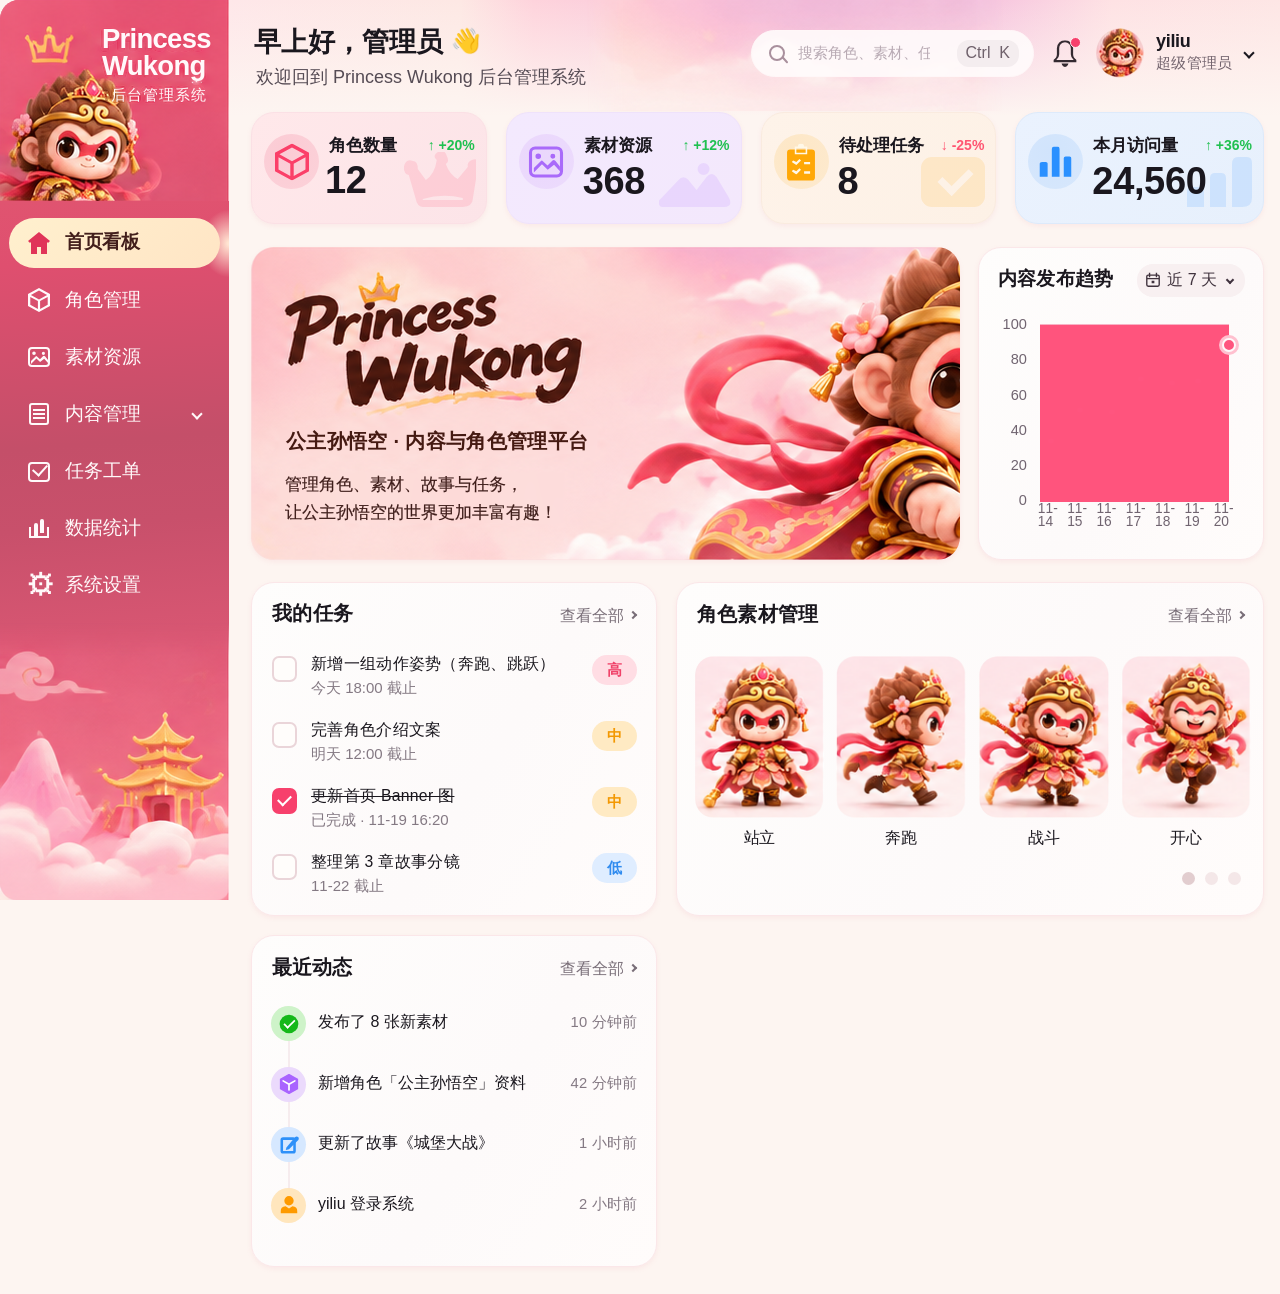
<file: skills/engineering/design-to-code/examples/princess-wukong/index.html>
<!doctype html>
<html lang="zh-CN">
<head>
  <meta charset="utf-8">
  <meta name="viewport" content="width=device-width, initial-scale=1">
  <title>Princess Wukong 后台管理系统</title>
  <link rel="stylesheet" href="styles.css">
</head>
<body>
  <aside class="sidebar" aria-label="后台导航">
    <a class="brand" href="#dashboard">
      <img src="assets/sidebar-brand.png" alt="" width="229" height="201">
      <span class="brand-name">Princess<br>Wukong</span>
      <span class="brand-caption">后台管理系统</span>
    </a>
    <img class="sidebar-palace" src="assets/sidebar-palace.png" alt="" width="229" height="277">
    <nav class="nav">
      <a href="#dashboard" aria-current="page"><i class="icon home" aria-hidden="true"></i><span class="nav-label">首页看板</span></a>
      <a href="#characters"><i class="icon cube" aria-hidden="true"></i><span class="nav-label">角色管理</span></a>
      <a href="#characters"><i class="icon picture" aria-hidden="true"></i><span class="nav-label">素材资源</span></a>
      <a href="#publishing"><i class="icon document" aria-hidden="true"></i><span class="nav-label">内容管理</span><i class="chevron" aria-hidden="true"></i></a>
      <a href="#tasks"><i class="icon checkbox" aria-hidden="true"></i><span class="nav-label">任务工单</span></a>
      <a href="#publishing"><i class="icon statistics" aria-hidden="true"></i><span class="nav-label">数据统计</span></a>
      <span><i class="icon settings" aria-hidden="true">⚙</i><span class="nav-label">系统设置</span></span>
    </nav>
  </aside>

  <main id="dashboard" class="dashboard">
    <header class="topbar">
      <div class="greeting">
        <h1><span class="greeting-text">早上好，管理员</span> <span class="wave" aria-label="挥手">👋</span></h1>
        <p>欢迎回到 Princess Wukong 后台管理系统</p>
      </div>
      <div class="topbar-tools">
        <label class="search">
          <i class="magnifier" aria-hidden="true"></i>
          <input type="search" aria-label="搜索角色、素材、任务" placeholder="搜索角色、素材、任务...">
          <kbd>Ctrl&nbsp; K</kbd>
        </label>
        <button type="button" class="notification" aria-label="通知，有未读消息">
          <i class="icon bell" aria-hidden="true"></i><span aria-hidden="true"></span>
        </button>
        <button type="button" class="account" aria-label="yiliu，超级管理员">
          <img src="assets/profile-avatar.png" alt="" width="48" height="50">
          <span><strong>yiliu</strong><small>超级管理员</small></span>
          <i class="chevron" aria-hidden="true"></i>
        </button>
      </div>
    </header>

    <section class="metrics" aria-label="概览数据">
      <article class="metric metric-pink">
        <span class="metric-icon"><i class="icon cube" aria-hidden="true"></i></span>
        <div><h2>角色数量</h2><p>12</p></div>
        <span class="change">↑ +20%</span><i class="watermark crown" aria-hidden="true"></i>
      </article>
      <article class="metric metric-purple">
        <span class="metric-icon"><i class="icon picture" aria-hidden="true"></i></span>
        <div><h2>素材资源</h2><p>368</p></div>
        <span class="change">↑ +12%</span><i class="watermark mountains" aria-hidden="true"></i>
      </article>
      <article class="metric metric-gold">
        <span class="metric-icon"><i class="icon clipboard" aria-hidden="true"></i></span>
        <div><h2>待处理任务</h2><p>8</p></div>
        <span class="change down">↓ -25%</span><i class="watermark tick" aria-hidden="true"></i>
      </article>
      <article class="metric metric-blue">
        <span class="metric-icon"><i class="icon bars" aria-hidden="true"></i></span>
        <div><h2>本月访问量</h2><p>24,560</p></div>
        <span class="change">↑ +36%</span><i class="watermark bars" aria-hidden="true"></i>
      </article>
    </section>

    <div class="feature-grid">
      <section class="hero" aria-labelledby="hero-heading">
        <img class="hero-art" src="assets/hero-art.png" alt="Princess Wukong 手绘字标与公主孙悟空插画" width="981" height="313">
        <div class="hero-copy">
          <h2 id="hero-heading">公主孙悟空 · 内容与角色管理平台</h2>
          <p>管理角色、素材、故事与任务，<br>让公主孙悟空的世界更加丰富有趣！</p>
        </div>
      </section>

      <section id="publishing" class="panel trend" aria-labelledby="trend-heading">
        <div class="panel-header">
          <h2 id="trend-heading">内容发布趋势</h2>
          <span class="period"><i class="icon calendar" aria-hidden="true"></i>近 7 天<i class="chevron" aria-hidden="true"></i></span>
        </div>
        <figure class="chart" aria-label="11 月 14 日至 20 日的内容发布趋势，整体上涨">
          <div class="chart-y" aria-hidden="true"><span>100</span><span>80</span><span>60</span><span>40</span><span>20</span><span>0</span></div>
          <div class="chart-plot" aria-hidden="true">
            <div class="chart-area"></div>
            <div class="chart-line"></div>
            <i style="--x:5.7%;--y:66.4%"></i>
            <i style="--x:21.4%;--y:49.1%"></i>
            <i style="--x:37.9%;--y:50.2%"></i>
            <i style="--x:53.5%;--y:31.8%"></i>
            <i style="--x:69.8%;--y:34%"></i>
            <i style="--x:83.6%;--y:32.8%"></i>
            <i class="last" style="--x:100%;--y:11.9%"></i>
          </div>
          <div class="chart-x" aria-hidden="true"><span>11-14</span><span>11-15</span><span>11-16</span><span>11-17</span><span>11-18</span><span>11-19</span><span>11-20</span></div>
        </figure>
      </section>
    </div>

    <div class="detail-grid">
      <section id="tasks" class="panel tasks" aria-labelledby="tasks-heading">
        <div class="panel-header"><h2 id="tasks-heading">我的任务</h2><a class="more" href="#tasks">查看全部 <i class="chevron" aria-hidden="true"></i></a></div>
        <ul class="task-list">
          <li>
            <label><input type="checkbox"><span><strong>新增一组动作姿势（奔跑、跳跃）</strong><small>今天 18:00 截止</small></span></label>
            <span class="priority high">高</span>
          </li>
          <li>
            <label><input type="checkbox"><span><strong>完善角色介绍文案</strong><small>明天 12:00 截止</small></span></label>
            <span class="priority medium">中</span>
          </li>
          <li>
            <label><input type="checkbox" checked><span><strong>更新首页 Banner 图</strong><small>已完成 · 11-19 16:20</small></span></label>
            <span class="priority medium">中</span>
          </li>
          <li>
            <label><input type="checkbox"><span><strong>整理第 3 章故事分镜</strong><small>11-22 截止</small></span></label>
            <span class="priority low">低</span>
          </li>
        </ul>
      </section>

      <section id="characters" class="panel characters" aria-labelledby="characters-heading">
        <div class="panel-header"><h2 id="characters-heading">角色素材管理</h2><a class="more" href="#characters">查看全部 <i class="chevron" aria-hidden="true"></i></a></div>
        <div class="pose-list">
          <figure><img src="assets/pose-standing.png" alt="" width="135" height="169"><figcaption>站立</figcaption></figure>
          <figure><img src="assets/pose-running.png" alt="" width="136" height="169"><figcaption>奔跑</figcaption></figure>
          <figure><img src="assets/pose-battle.png" alt="" width="136" height="169"><figcaption>战斗</figcaption></figure>
          <figure><img src="assets/pose-happy.png" alt="" width="136" height="169"><figcaption>开心</figcaption></figure>
        </div>
        <div class="pose-pages" aria-hidden="true"><i></i><i></i><i></i></div>
      </section>

      <section class="panel activity" aria-labelledby="activity-heading">
        <div class="panel-header"><h2 id="activity-heading">最近动态</h2><a class="more" href="#activity-heading">查看全部 <i class="chevron" aria-hidden="true"></i></a></div>
        <ul class="activity-list">
          <li><span class="activity-icon published"><i class="icon done" aria-hidden="true"></i></span><span>发布了 8 张新素材</span><time datetime="PT10M">10 分钟前</time></li>
          <li><span class="activity-icon created"><i class="icon cube" aria-hidden="true"></i></span><span>新增角色「公主孙悟空」资料</span><time datetime="PT42M">42 分钟前</time></li>
          <li><span class="activity-icon edited"><i class="icon edit" aria-hidden="true"></i></span><span>更新了故事《城堡大战》</span><time datetime="PT1H">1 小时前</time></li>
          <li><span class="activity-icon signed-in"><i class="icon user" aria-hidden="true"></i></span><span>yiliu 登录系统</span><time datetime="PT2H">2 小时前</time></li>
        </ul>
      </section>
    </div>
  </main>
</body>
</html>
</file>
<file: skills/engineering/design-to-code/examples/princess-wukong/styles.css>
:root {
  color-scheme: light;
  --font: "PingFang SC", "Microsoft YaHei", "Noto Sans SC", sans-serif;
  --font-noto: "Noto Sans SC", var(--font);
  --font-harmony: "HarmonyOS Sans SC", var(--font);
  --latin: "Segoe UI", var(--font);
  --ink: #1a171e;
  --muted: #847983;
  --paper: #fdf5f1;
  --line: #f9e6e7;
  --accent: #f7406c;
  --sidebar-width: 229px;
  --card-radius: 23px;
  --card-shadow: 0 2px 5px #df80941b;
}

*, *::before, *::after { box-sizing: border-box; }
html { scroll-behavior: smooth; }
body {
  min-height: 100vh;
  margin: 0;
  background: var(--paper);
  color: var(--ink);
  font: 16px/1.4 var(--font);
}
img { display: block; max-width: 100%; }
a { color: inherit; text-decoration: none; }
button, input { color: inherit; font: inherit; }
button { cursor: pointer; }
h1, h2, p, figure, ul { margin: 0; }
ul { padding: 0; list-style: none; }
:focus-visible { outline: 2px solid #c8295d; outline-offset: 3px; }

.sidebar {
  position: fixed;
  inset: 0 auto 0 0;
  width: var(--sidebar-width);
  overflow: hidden;
  border-radius: 19px 0 0 0;
  background: linear-gradient(175deg, #e54e72 0%, #e05470 22%, #df4f6f 29%, #c44f69 49%, #c8506b 58%, #d75672 70%, #ef7191 93%);
  color: #fff9fa;
}
.brand { position: relative; display: block; height: 201px; }
.brand img { width: 100%; height: 100%; }
.brand-name {
  position: absolute;
  top: 25px;
  left: 102px;
  font: 750 27.45px/.99 var(--latin);
  letter-spacing: -.7px;
  color: #fff9fb;
}
.brand-caption { position: absolute; top: 84px; right: 22px; font: 15px/1.4 var(--font-harmony); letter-spacing: 1px; }
.sidebar-palace {
  position: absolute;
  inset: auto 0 0;
  width: 100%;
  height: auto;
  mask-image: linear-gradient(transparent, black 34px);
  pointer-events: none;
}
.nav { position: relative; display: grid; gap: 7px; padding: 17px 9px 0; }
.nav::before {
  position: absolute;
  inset: 9px 0 auto;
  height: 67px;
  background: radial-gradient(ellipse 28px 34px at 100% 50%, #ffe5d2 5%, transparent 100%);
  content: "";
  pointer-events: none;
}
.nav > * {
  position: relative;
  display: flex;
  align-items: center;
  gap: 14px;
  height: 50px;
  padding: 0 18px;
  border-radius: 29px;
  white-space: nowrap;
  font-size: 19px;
  font-weight: 400;
}
.nav a:hover { background: #ffffff24; }
.nav-label { font-family: var(--font-noto); font-size: 18.75px; }
.nav [aria-current] { background: linear-gradient(135deg, #fff0ce, #ffe5c5); color: #421e1b; }
.nav [aria-current] .nav-label { position: relative; top: -1px; font-weight: 650; letter-spacing: -.3px; }
.nav [aria-current]:hover { background: #fff0ce; }
.nav .home { color: #e03458; }
.nav .chevron { margin-left: auto; margin-right: 1px; transform: rotate(45deg); }

.dashboard {
  position: relative;
  min-height: 100vh;
  margin-left: var(--sidebar-width);
  padding: 0 16px 27px 32px;
  background:
    linear-gradient(180deg, transparent, var(--paper) 116px),
    linear-gradient(90deg, #fee7e9, #fde8e4 22%, #fed3dc 29%, #f3c3dd 56%, #f7c7df 73%, #fee2e4 84%, #fde6e5) top / 100% 116px no-repeat,
    var(--paper);
}
.dashboard::before {
  position: absolute;
  top: 0;
  left: min(28vw, 379px);
  width: 416px;
  max-width: 70%;
  height: 111px;
  background: url("assets/header-cloud.png") left top / auto 100% no-repeat;
  mask-image: linear-gradient(to right, transparent, black 36px, black calc(100% - 27px), transparent);
  content: "";
  pointer-events: none;
}
.topbar { position: relative; height: 112px; display: flex; align-items: flex-start; justify-content: space-between; gap: 16px; }
.greeting { padding: 25px 0 0 3px; white-space: nowrap; }
.greeting h1 { position: relative; top: -2px; font-size: 27px; line-height: 1.35; font-weight: 700; }
.greeting-text { position: relative; top: 1px; font-family: var(--font-harmony); }
.greeting p { margin: 4px 0 0 2px; color: #554b54; font-size: 18px; }
.wave { display: inline-block; font-family: "Segoe UI Emoji", sans-serif; font-weight: 400; font-size: 24px; vertical-align: 1px; }
.topbar-tools { display: flex; align-items: center; gap: 31px; margin-top: 28px; }
.search {
  display: flex;
  align-items: center;
  gap: 13px;
  width: clamp(230px, 22.1vw, 369px);
  height: 47px;
  padding: 0 14px 0 17px;
  border: 1px solid #fff7f8;
  border-radius: 32px;
  background: #fffcfce6;
}
.search input { position: relative; top: -1px; width: 100%; min-width: 0; padding: 0; border: 0; background: transparent; outline: 0; font: 15px/1.4 var(--font-noto); }
.search:focus-within { outline: 2px solid #c8295d; outline-offset: 2px; }
.search input::placeholder { color: #b9abb4; }
.magnifier { width: 16px; height: 16px; flex: 0 0 16px; border: 2px solid #a9909d; border-radius: 50%; position: relative; }
.magnifier::after { content: ""; width: 8px; height: 2px; background: #a9909d; transform: rotate(48deg); position: absolute; top: 12px; left: 10px; border-radius: 2px; }
kbd { border-radius: 12px; padding: 3px 9px 4px; background: #f4edef; color: #6f616b; white-space: nowrap; font: 16px/20px var(--latin); }
.notification {
  position: relative;
  display: grid;
  place-items: center;
  width: 32px;
  height: 41px;
  padding: 0;
  background: none;
  border: 0;
  color: #342a31;
}
.notification .icon { transform: scale(1.16); }
.notification > span { position: absolute; top: 4px; right: 0; width: 11px; height: 11px; border: 1px solid #fff4f4; border-radius: 50%; background: var(--accent); }
.account {
  display: grid;
  grid-template-columns: 48px 1fr 10px;
  align-items: center;
  gap: 12px;
  width: 168px;
  padding: 0 9px 0 0;
  border: 0;
  background: none;
  text-align: left;
}
.account img { border-radius: 50%; }
.account strong, .account small { position: relative; top: -1px; display: block; }
.account strong { font: 700 18px/1.2 var(--latin); letter-spacing: -.3px; }
.account small { color: #73646e; font: 14.55px/1.4 var(--font-noto); letter-spacing: .3px; white-space: nowrap; }
.account .chevron { transform: rotate(45deg); }

.metrics { display: grid; grid-template-columns: repeat(3, minmax(0, 330fr)) minmax(0, 348fr); gap: 19px; }
.metric {
  position: relative;
  display: flex;
  align-items: flex-start;
  gap: 18px;
  height: 112px;
  padding: 21px 19px 18px 20px;
  overflow: hidden;
  border: 1px solid var(--metric-border);
  border-radius: var(--card-radius);
  background: linear-gradient(125deg, var(--metric-light), var(--metric-dark));
  box-shadow: var(--card-shadow);
}
.metric-pink { --metric-light: #ffe8ea; --metric-dark: #fce4e8; --metric-border: #fbe0e5; --metric-icon: #fb3f68; --metric-wash: #fbcbd4; }
.metric-purple { --metric-light: #f3e9fe; --metric-dark: #f3e8fc; --metric-border: #efe2fb; --metric-icon: #a96afa; --metric-wash: #ead7fc; }
.metric-gold { --metric-light: #fef3e9; --metric-dark: #fdf1e6; --metric-border: #faebdf; --metric-icon: #ffa807; --metric-wash: #fde7c6; }
.metric-blue { --metric-light: #eaf2fe; --metric-dark: #e7f0fc; --metric-border: #ddeafb; --metric-icon: #2a90ff; --metric-wash: #d1e4fc; }
.metric-icon {
  display: grid;
  flex: 0 0 55px;
  width: 55px;
  height: 55px;
  place-items: center;
  border-radius: 50%;
  color: var(--metric-icon);
  background: radial-gradient(ellipse at 38% 32%, var(--metric-wash), color-mix(in srgb, var(--metric-wash) 76%, var(--metric-light)));
}
.metric-icon .icon { transform: scale(1.55); }
.metric h2 { position: relative; top: 1px; z-index: 1; margin-top: -1px; white-space: nowrap; font: 700 17.25px/23.8px var(--font-harmony); }
.metric p { position: relative; z-index: 1; margin: 5px 0 0 -1px; font: 750 38px/1.05 var(--latin); letter-spacing: -.35px; }
.metric-pink p { top: -1px; left: -3px; }
.change { position: absolute; top: 22px; right: 21px; z-index: 1; color: #20c050; font: 600 14px/20px var(--latin); white-space: nowrap; }
.change.down { color: #ff5571; }
.watermark { position: absolute; right: 20px; bottom: 16px; width: 72px; height: 55px; color: var(--metric-icon); opacity: .14; }
.watermark.crown { background: currentColor; clip-path: path(evenodd, "M0 15 Q2 6 9 9 Q14 9 14 17 L22 28 Q31 22 33 8 Q28 4 34 0 Q41 -3 43 4 Q46 9 42 12 Q46 23 54 27 L64 15 Q63 10 68 8 Q77 5 74 16 L69 47 Q69 54 59 55 L19 55 Q13 54 12 47 L5 23 Q0 22 0 15 Z M19 47 Q39 41 59 46 L59 48 L19 48 Z"); }
.watermark.mountains { height: 44px; background: currentColor; clip-path: path("M0 38 L20 17 Q24 12 29 16 L38 27 L48 14 Q53 8 58 14 L70 34 Q75 43 66 44 L4 44 Q0 44 0 38 Z M39 6 A6 6 0 1 0 51 6 A6 6 0 1 0 39 6 Z"); }
.watermark.tick { width: 64px; height: 50px; border-radius: 11px; background: currentColor; }
.watermark.tick::after { content: ""; position: absolute; top: 11px; left: 19px; width: 31px; height: 20px; border-bottom: 7px solid var(--metric-light); border-left: 7px solid var(--metric-light); transform: rotate(-45deg); }
.watermark.bars { width: 66px; height: 51px; background: currentColor; clip-path: path("M0 36 Q0 31 5 31 H12 Q17 31 17 36 V51 H0 Z M23 22 Q23 17 28 17 H34 Q39 17 39 22 V51 H23 Z M45 8 Q45 1 51 1 H60 Q65 1 65 7 V42 Q65 51 55 51 H45 Z"); }

.feature-grid { display: grid; grid-template-columns: minmax(0, 981fr) minmax(0, 396fr); gap: 18px; margin-top: 23px; }
.hero {
  position: relative;
  height: 313px;
  overflow: hidden;
  border-radius: var(--card-radius);
  background: #ffdad6;
  box-shadow: var(--card-shadow);
  color: #3e1d1a;
}
.hero-art { width: 100%; height: 100%; object-fit: cover; object-position: left; }
.hero-copy { position: absolute; bottom: 33px; left: 34px; }
.hero-copy h2 { margin-left: 1px; font-size: 20px; font-weight: 700; letter-spacing: .33px; color: #451a12; }
.hero-copy p { margin-top: 16px; font-size: 16.75px; line-height: 28px; -webkit-text-stroke: .17px; }
.panel {
  background: linear-gradient(123deg, #fefdfc, #fdfafa 57%, #fffcfb);
  border: 1px solid #fbe7e9;
  border-radius: var(--card-radius);
  box-shadow: var(--card-shadow);
}
.panel-header { display: flex; align-items: center; justify-content: space-between; gap: 8px; }
.panel-header h2 { font-size: 20px; line-height: 27px; font-weight: 700; white-space: nowrap; }
.trend { height: 313px; padding: 16px 18px 17px 19px; }
.trend h2 { position: relative; top: -2px; font-size: 19.45px; letter-spacing: .3px; }
.period { display: flex; align-items: center; gap: 6px; padding: 4px 12px 5px 8px; border-radius: 16px; background: #f8f0f1; color: #40333e; white-space: nowrap; }
.period .icon { margin: 0 -4px; transform: scale(.69); }
.period .chevron { margin-left: 4px; transform: rotate(45deg); width: 6px; height: 6px; }
.chart { position: relative; margin-top: 27px; height: 205px; font: 14px/1 Arial, var(--latin); color: #706470; font-variant-numeric: tabular-nums; }
.chart-plot {
  position: absolute;
  inset: 0 16px auto 42px;
  height: 178px;
  background: repeating-linear-gradient(to bottom, #f4edef 0 1px, transparent 1px 20%);
  border-bottom: 1px solid #f4edf0;
  --curve: from 5.7% 66.4%,
    curve to 21.4% 49.1% with 11% 59.7% / 17% 52.4%,
    curve to 37.9% 50.2% with 27% 45.4% / 32% 54%,
    curve to 53.5% 31.8% with 43% 48.9% / 48% 37.7%,
    curve to 61.5% 28.7% with 56% 29.3% / 59% 27.6%,
    curve to 69.8% 34% with 64% 29% / 66% 32.5%,
    curve to 83.6% 32.8% with 75% 37% / 80% 38%,
    curve to 100% 11.9% with 90% 25% / 96% 16%;
}
.chart-area, .chart-line { position: absolute; inset: 0; }
.chart-area {
  background: linear-gradient(#ff668e70, #ff8da648 60%, #ffbeca00);
  clip-path: shape(var(--curve), line to 100% 100%, line to 5.7% 100%, close);
}
.chart-line {
  background: #ff547d;
  transform: translateY(1px);
  clip-path: shape(var(--curve), line to 100% calc(11.9% - 3px),
    curve to 83.6% calc(32.8% - 3px) with 96% calc(16% - 3px) / 90% calc(25% - 3px),
    curve to 69.8% calc(34% - 3px) with 80% calc(38% - 3px) / 75% calc(37% - 3px),
    curve to 61.5% calc(28.7% - 3px) with 66% calc(32.5% - 3px) / 64% calc(29% - 3px),
    curve to 53.5% calc(31.8% - 3px) with 59% calc(27.6% - 3px) / 56% calc(29.3% - 3px),
    curve to 37.9% calc(50.2% - 3px) with 48% calc(37.7% - 3px) / 43% calc(48.9% - 3px),
    curve to 21.4% calc(49.1% - 3px) with 32% calc(54% - 3px) / 27% calc(45.4% - 3px),
    curve to 5.7% calc(66.4% - 3px) with 17% calc(52.4% - 3px) / 11% calc(59.7% - 3px), close);
}
.chart-plot i {
  position: absolute;
  left: var(--x);
  top: var(--y);
  width: 6px;
  height: 6px;
  border-radius: 50%;
  transform: translate(-50%, -65%);
  background: #ff557f;
}
.chart-plot i.last { width: 14px; height: 14px; border: 2px solid #fff8fa; box-shadow: 0 0 0 3px #ffc0cf; transform: translate(-50%, -50%); }
.chart-y { position: absolute; inset: -7px auto 21px -1px; display: flex; flex-direction: column; justify-content: space-between; width: 30px; text-align: right; font-size: 14.55px; }
.chart-x { display: flex; justify-content: space-between; position: absolute; inset: auto 2px 0 40px; font: 13.75px/1 var(--latin); }

.detail-grid { display: grid; grid-template-columns: minmax(0, 368fr) minmax(0, 612fr) minmax(0, 377fr); gap: 19px; margin-top: 22px; }
.detail-grid .panel { min-height: 332px; padding: 18px 19px; }
.more { position: relative; inset: 1px auto auto 1px; display: inline-flex; gap: 6px; align-items: center; white-space: nowrap; color: #796e78; font: 15.55px/1.4 var(--font-harmony); }
.more:hover { color: #b62754; }
.chevron { display: inline-block; width: 8px; height: 8px; flex: 0 0 auto; border: solid currentColor; border-width: 0 2px 2px 0; transform: rotate(-45deg); }
.more .chevron { width: 6px; height: 6px; margin-right: 2px; }
.detail-grid .tasks { padding-left: 20px; }
.tasks .panel-header h2 { position: relative; top: -1px; font: 650 19.75px/27px var(--font-noto); letter-spacing: .3px; }
.task-list { margin-top: 27px; display: grid; gap: 22px; }
.task-list li { display: flex; align-items: flex-start; justify-content: space-between; gap: 5px; }
.task-list label { display: flex; min-width: 0; align-items: flex-start; gap: 13px; cursor: pointer; }
.task-list label > span { position: relative; top: -2px; left: 1px; }
.task-list input { appearance: none; flex: 0 0 25px; width: 25px; height: 26px; margin: 1px 0 0; border: 2px solid #ead5d9; border-radius: 7px; background: #fffdfb; cursor: pointer; }
.task-list input:checked { display: grid; place-items: center; background: var(--accent); border-color: var(--accent); }
.task-list input:checked::after { content: ""; width: 13px; height: 8px; border-left: 2px solid white; border-bottom: 2px solid white; transform: translateY(-2px) rotate(-45deg); }
.task-list strong { display: block; font: 400 15.75px/21px var(--font-harmony); letter-spacing: .3px; white-space: nowrap; }
.task-list input:checked + span strong { text-decoration: line-through; }
.task-list small { position: relative; top: 1px; display: block; margin-top: 3px; color: var(--muted); font: 15px/20px var(--font-harmony); }
.priority { flex: 0 0 45px; text-align: center; padding: 4px 0; border-radius: 16px; font-size: 15px; line-height: 22px; font-weight: 600; }
.priority.high { background: #ffdde4; color: #f04269; }
.priority.medium { background: #ffeac3; color: #f39802; }
.priority.low { background: #dfedff; color: #318cef; }
.detail-grid .characters { padding-right: 12px; padding-left: 18px; }
.characters .panel-header { padding-left: 2px; padding-right: 6px; }
.characters h2 { font-size: 19.75px; letter-spacing: .3px; }
.pose-list {
  display: grid;
  grid-template-columns: minmax(0, 135fr) 12fr minmax(0, 136fr) 13fr minmax(0, 136fr) 12fr minmax(0, 136fr);
  margin-top: 28px;
}
.pose-list figure:nth-child(2) { grid-column: 3; }
.pose-list figure:nth-child(3) { grid-column: 5; }
.pose-list figure:nth-child(4) { grid-column: 7; }
.pose-list img { width: 100%; height: auto; border-radius: 19px; }
.pose-list figcaption { margin-top: 8px; text-align: center; font: 400 16.25px/1.4 var(--font-noto); letter-spacing: -.3px; }
.pose-pages { display: flex; justify-content: flex-end; gap: 10px; margin: 23px 10px 0 0; }
.pose-pages i { width: 13px; height: 13px; border-radius: 50%; background: #f4e7e8; }
.pose-pages i:first-child { background: #e2cdcf; }
.activity-list { position: relative; display: grid; gap: 25.5px; margin-top: 25px; }
.activity-list::before { position: absolute; top: 14px; bottom: 14px; left: 17px; width: 2px; content: ""; background: #f6ecee; }
.activity h2 { position: relative; left: 1px; font: 700 19.75px/27px var(--font-harmony); }
.activity-list li { position: relative; display: grid; grid-template-columns: 37px 1fr auto; gap: 11px; align-items: center; font-size: 16px; }
.activity-list li > :not(.activity-icon) { position: relative; top: -1px; font-family: var(--font-harmony); }
.activity-list li > span:nth-child(2) { left: -1px; }
.activity-list time { left: 1px; white-space: nowrap; color: var(--muted); font-size: 14.75px; letter-spacing: .3px; }
.activity-icon { width: 35px; height: 35px; display: grid; place-items: center; border-radius: 50%; }
.activity-icon .icon { transform: scale(.85); }
.published { color: #15b81a; background: #cef3c9; }
.created { color: #a964ff; background: #ebdafc; }
.edited { color: #2d90f9; background: #d6e8ff; }
.signed-in { color: #fe9a00; background: #ffe6bd; }

.icon { display: inline-block; position: relative; width: 24px; height: 24px; flex: 0 0 24px; color: inherit; }
.icon::before, .icon::after { position: absolute; content: ""; }
.home::before { inset: 0; background: currentColor; clip-path: path("M1 10 L12 1 L23 10 L21 12 L20 11 L20 23 H14 V16 H10 V23 H4 V11 L3 12 Z"); }
.cube::before { inset: 0; background: currentColor; clip-path: path(evenodd, "M12 0 L23 6 V18 L12 24 L1 18 V6 Z M12 2.6 L3.9 7 L12 11.5 L20.1 7 Z M3.3 9 V16.8 L10.9 21 V13.1 Z M20.7 9 L13.1 13.1 V21 L20.7 16.8 Z"); }
.picture::before { inset: 2px 1px; border: 2px solid currentColor; border-radius: 4px; }
.picture::after { inset: 0; background: currentColor; clip-path: path("M4 16 L8.6 11.5 Q9.3 10.7 10 11.5 L13 14.3 L16.2 11 Q17 10.2 18 11.2 L21 14.9 V18 L17.2 13.7 L13.1 17 L9.4 13.5 L4 19 Z M5.2 8.3 A1.8 1.8 0 1 0 8.8 8.3 A1.8 1.8 0 1 0 5.2 8.3 Z M14.8 8.3 A1.6 1.6 0 1 0 18 8.3 A1.6 1.6 0 1 0 14.8 8.3 Z"); }
.document::before { inset: 1px 2px; border: 2px solid currentColor; border-radius: 3px; }
.document::after { top: 7px; left: 6px; width: 12px; height: 2px; background: currentColor; box-shadow: 0 4px currentColor, 0 8px currentColor; }
.checkbox::before { inset: 3px 1px 1px; border: 2px solid currentColor; border-radius: 4px; }
.checkbox::after { left: 6px; top: 5px; width: 14px; height: 9px; border: solid currentColor; border-width: 0 0 2px 2px; transform: rotate(-48deg); }
.statistics::before { left: 2px; bottom: 2px; width: 20px; height: 11px; border: solid currentColor; border-width: 0 2px 2px; }
.statistics::after { left: 7px; bottom: 3px; width: 4px; height: 14px; background: currentColor; box-shadow: 6px -4px currentColor; border-radius: 2px 2px 0 0; }
.settings { text-align: center; font: bold 28px/24px "Segoe UI Symbol", sans-serif; }
.bars.icon::before { inset: 0; background: currentColor; clip-path: path("M1.5 13 Q1.5 12 3 12 H5.4 Q6.6 12 6.6 13 V21.5 H1.5 Z M9.3 4 Q9.3 2 10.8 2 H13 Q14.3 2 14.3 4 V21.5 H9.3 Z M17 9.5 Q17 8.5 18.2 8.5 H20.7 Q22 8.5 22 9.7 V21.5 H17 Z"); }
.clipboard::before { inset: 4px 3px 0; border-radius: 2px; background: currentColor; }
.clipboard::after { inset: 0; background: #fff8e8; clip-path: path(evenodd, "M8 2 H10 A2 2 0 0 1 14 2 H16 V7 H8 Z M9 3 V6 H15 V3 Z M7 11 L9 12 L11 10 L12 11 L9 14 L6 12 Z M14 12 H18 V13.5 H14 Z M7 17 L9 18 L11 16 L12 17 L9 20 L6 18 Z M14 18 H18 V19.5 H14 Z"); }
.bell::before { inset: 0; background: currentColor; clip-path: path(evenodd, "M12 1 A7 7 0 0 1 19 8 V13 Q19 16 22 18 V20 H2 V18 Q5 16 5 13 V8 A7 7 0 0 1 12 1 Z M12 2.8 A5 5 0 0 0 7 8 V13 Q7 16 4.5 18 H19.5 Q17 16 17 13 V8 A5 5 0 0 0 12 2.8 Z M9 21 H15 Q14 24 12 24 Q10 24 9 21 Z"); }
.calendar::before { inset: 4px 2px 2px; border: 2px solid currentColor; border-radius: 3px; }
.calendar::after { inset: 0; background: currentColor; clip-path: path("M6 1 H8 V8 H6 Z M16 1 H18 V8 H16 Z M3 9 H21 V11 H3 Z M10 13 H14 V17 H10 Z"); }
.done::before { inset: 1px; border-radius: 50%; background: currentColor; }
.done::after { left: 6px; top: 7px; width: 13px; height: 7px; transform: rotate(-45deg); border-left: 2px solid white; border-bottom: 2px solid white; }
.created .icon::before { clip-path: path("M12 0 L23 6 V18 L12 24 L1 18 V6 Z"); }
.created .icon::after { inset: 0; background: white; clip-path: path("M4.5 7 L12 11 L19.5 7 L20 8.8 L13 12.8 V20 H11 V12.8 L4 8.8 Z"); }
.edit::before { inset: 3px 4px 2px 2px; border: 3px solid currentColor; border-radius: 3px; }
.edit::after { inset: 0; background: currentColor; clip-path: path("M9 15 L19 3 Q21 1 23 3 Q24 4 23 6 L12 17 L8 18 Z"); }
.user::before { inset: 0; background: currentColor; clip-path: path("M6.5 7 A5.5 5.5 0 1 0 17.5 7 A5.5 5.5 0 1 0 6.5 7 Z M2 20 Q2 14 8 13.5 L12 16 L16 13.5 Q22 14 22 20 V22 H2 Z"); }

.brand-name, .brand-caption, .nav-label, .greeting-text, .greeting p, .search input,
kbd, .account strong, .account small, .metric h2, .metric p, .change,
.panel-header h2, .chart-x, .chart-y, .more, .task-list small,
.activity-list li > :not(.activity-icon) {
  filter: blur(.35px);
}

@media (max-width: 1320px) {
  .dashboard { padding-left: 22px; }
  .topbar-tools { gap: 15px; }
  .metric { gap: 10px; padding-left: 12px; }
  .change { right: 11px; }
  .watermark { right: 10px; }
  .detail-grid { grid-template-columns: minmax(0, 1fr) minmax(0, 1.45fr); }
}
@media (max-width: 1050px) {
  :root { --sidebar-width: 188px; }
  .brand { height: 166px; }
  .brand-name { left: 84px; top: 21px; font-size: 23px; }
  .brand-caption { top: 69px; right: 17px; font-size: 12px; }
  .search kbd { display: none; }
  .account { width: auto; grid-template-columns: 42px; padding: 0; }
  .account > span, .account .chevron { display: none; }
  .metrics { grid-template-columns: repeat(2, minmax(0, 1fr)); gap: 12px; }
  .feature-grid { grid-template-columns: 1fr; }
  .detail-grid { grid-template-columns: 1fr; }
  .pose-list img { max-height: 220px; object-fit: contain; }
}
@media (max-width: 760px) {
  .sidebar { position: relative; width: 100%; border-radius: 0; }
  .brand { display: none; }
  .sidebar-palace { display: none; }
  .nav { display: flex; overflow-x: auto; padding: 5px 8px; }
  .nav > * { height: 42px; padding: 0 12px; font-size: 15px; gap: 6px; }
  .nav-label { font-size: inherit; }
  .nav .icon { transform: scale(.8); }
  .dashboard { margin-left: 0; padding: 0 12px 20px; }
  .topbar { height: auto; flex-wrap: wrap; gap: 12px; padding: 14px 0; }
  .greeting { max-width: 100%; padding: 0; white-space: normal; }
  .greeting h1 { font-size: 22px; }
  .greeting p { font-size: 14px; }
  .topbar-tools { width: 100%; margin: 0; }
  .search { flex: 1; height: 39px; width: auto; }
  .metric { padding: 14px 9px; height: 93px; gap: 7px; }
  .metric-icon { width: 37px; height: 37px; flex-basis: 37px; }
  .metric-icon .icon { transform: scale(1); }
  .metric h2 { font-size: 14px; line-height: 1.4; }
  .metric p { font-size: 27px; }
  .change { top: auto; bottom: 8px; font-size: 12px; }
  .watermark { opacity: .09; }
  .hero { height: auto; }
  .hero-art { height: auto; }
  .hero-copy { position: relative; inset: auto; padding: 12px 15px 17px; }
  .hero-copy h2 { font-size: 16px; }
  .hero-copy p { font-size: 14px; line-height: 1.6; margin-top: 11px; }
  .pose-list img { border-radius: 11px; }
  .task-list label { gap: 9px; }
  .task-list strong { white-space: normal; }
}
</file>
